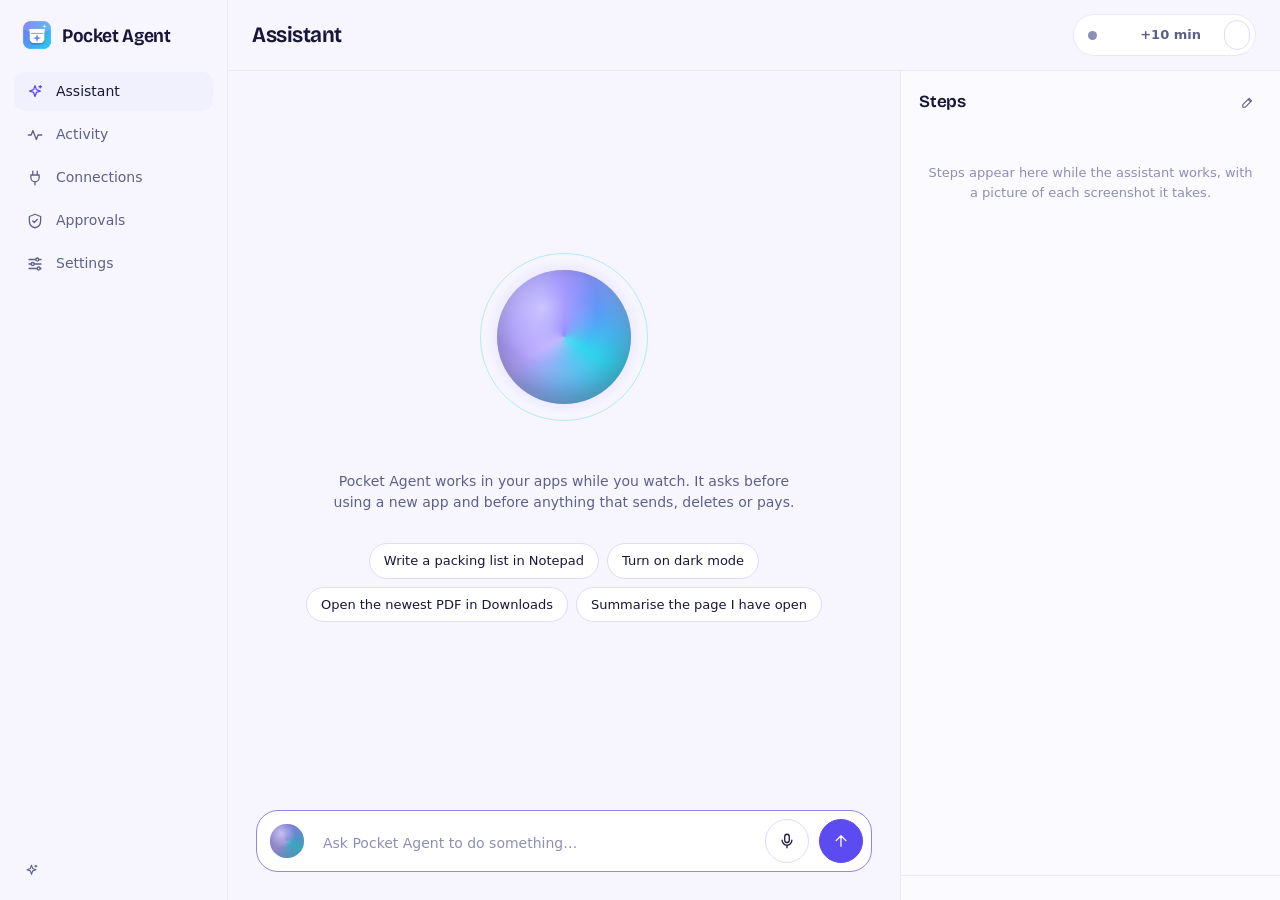
<file: pocket-agent-windows-1.0-source/pocket-agent-windows/src/PocketAgent.Windows/Ui/index.html>
<!doctype html>
<html lang="en">
<head>
  <meta charset="utf-8">
  <meta name="viewport" content="width=device-width, initial-scale=1">
  <meta http-equiv="Content-Security-Policy" content="default-src 'self'; img-src 'self' data:; style-src 'self' 'unsafe-inline'; script-src 'self'; font-src 'self'; connect-src 'none'; object-src 'none'; base-uri 'none'">
  <title>Pocket Agent</title>
  <link rel="stylesheet" href="app.css">
</head>
<body>
  <div class="app" id="app">
    <nav class="rail" id="rail" aria-label="Pocket Agent"></nav>
    <main class="stage">
      <header class="statusbar" id="statusbar"></header>
      <section class="page flush" data-page="assistant" id="page-assistant"></section>
      <section class="page" data-page="activity" id="page-activity" hidden></section>
      <section class="page" data-page="connections" id="page-connections" hidden></section>
      <section class="page" data-page="approvals" id="page-approvals" hidden></section>
      <section class="page" data-page="settings" id="page-settings" hidden></section>
    </main>
  </div>
  <div class="setup" id="setup" hidden></div>
  <div class="toasts" id="toasts" role="status" aria-live="polite"></div>
  <script src="app.js"></script>
</body>
</html>
</file>
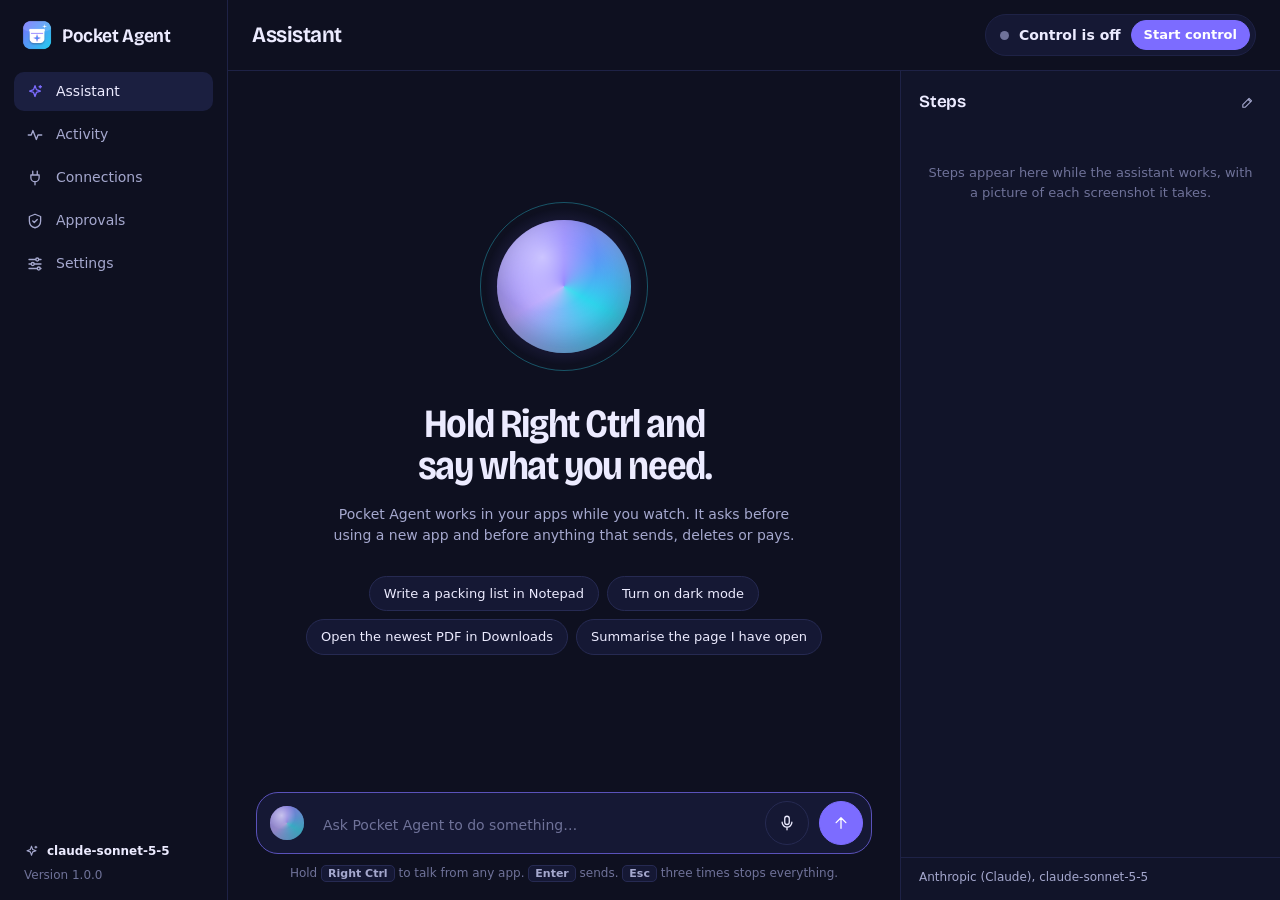
<file: pocket-agent-windows-1.0-source/pocket-agent-windows/tools/ui-preview/dev.html>
<!doctype html>
<html lang="en">
<head>
  <meta charset="utf-8">
  <!-- Preview the Windows app's interface in a browser with a simulated host.
       Scenarios: ?scenario=empty | working | prompt | paused | listening | setup | light | connections | activity -->
  <base href="../../src/PocketAgent.Windows/Ui/">
  <meta name="viewport" content="width=device-width, initial-scale=1">
  <title>Pocket Agent (preview)</title>
  <link rel="stylesheet" href="app.css">
</head>
<body>
  <div class="app" id="app">
    <nav class="rail" id="rail" aria-label="Pocket Agent"></nav>
    <main class="stage">
      <header class="statusbar" id="statusbar"></header>
      <section class="page flush" data-page="assistant" id="page-assistant"></section>
      <section class="page" data-page="activity" id="page-activity" hidden></section>
      <section class="page" data-page="connections" id="page-connections" hidden></section>
      <section class="page" data-page="approvals" id="page-approvals" hidden></section>
      <section class="page" data-page="settings" id="page-settings" hidden></section>
    </main>
  </div>
  <div class="setup" id="setup" hidden></div>
  <div class="toasts" id="toasts" role="status" aria-live="polite"></div>
  <script src="../../../tools/ui-preview/mock.js"></script>
  <script src="app.js"></script>
</body>
</html>
</file>
<file: pocket-agent-windows-1.0-source/pocket-agent-windows/src/PocketAgent.Windows/Ui/app.css>
/* Pocket Agent — interface styles.
   One expressive element (the voice orb); everything else quiet.
   Stitched (dashed) seams mark only the "pockets" of apps the assistant may touch. */

@font-face {
  font-family: "Bricolage";
  src: url("bricolage.woff2") format("woff2-variations");
  font-weight: 200 800;
  font-stretch: 75% 100%;
  font-display: swap;
}

@property --spin {
  syntax: "<angle>";
  inherits: false;
  initial-value: 0deg;
}

:root {
  color-scheme: dark;
  --bg: #0e1020;
  --hull: #151834;
  --hull-2: #1b1f40;
  --seam: #262a52;
  --seam-soft: #1e2246;
  --text: #ecebff;
  --muted: #a5a8ce;
  --faint: #6f7299;
  --indigo: #7c6cff;
  --indigo-ink: #ffffff;
  --indigo-soft: rgba(124, 108, 255, 0.16);
  --cyan: #2fd6ee;
  --cyan-soft: rgba(47, 214, 238, 0.14);
  --amber: #f5b53d;
  --amber-soft: rgba(245, 181, 61, 0.14);
  --coral: #ff6b6b;
  --coral-soft: rgba(255, 107, 107, 0.14);
  --mint: #3ddc97;
  --mint-soft: rgba(61, 220, 151, 0.14);
  --user-bubble: #2a2c63;
  --shadow-float: 0 18px 50px rgba(3, 4, 18, 0.55), 0 2px 8px rgba(3, 4, 18, 0.4);
  --display: "Bricolage", "Segoe UI Variable Display", "Segoe UI", system-ui, sans-serif;
  --ui: "Segoe UI Variable Text", "Segoe UI", system-ui, -apple-system, sans-serif;
  --r-panel: 18px;
  --r-control: 10px;
  --r-pill: 999px;
  --rail: 228px;
  --steps: 380px;
}

:root[data-theme="light"] {
  color-scheme: light;
  --bg: #f7f6ff;
  --hull: #ffffff;
  --hull-2: #f1f0fd;
  --seam: #dfdcf3;
  --seam-soft: #ebe9f8;
  --text: #18173a;
  --muted: #5e6088;
  --faint: #8d8fb3;
  --indigo: #5b4bf0;
  --indigo-soft: rgba(91, 75, 240, 0.1);
  --cyan: #0aa5be;
  --cyan-soft: rgba(10, 165, 190, 0.1);
  --amber: #b97c0a;
  --amber-soft: rgba(201, 138, 18, 0.12);
  --coral: #dc4545;
  --coral-soft: rgba(220, 69, 69, 0.1);
  --mint: #16a06a;
  --mint-soft: rgba(22, 160, 106, 0.1);
  --user-bubble: #e7e4ff;
  --shadow-float: 0 18px 48px rgba(40, 36, 110, 0.16), 0 2px 8px rgba(40, 36, 110, 0.08);
}

@media (prefers-color-scheme: light) {
  :root:not([data-theme="dark"]):not([data-theme="light"]) {
    color-scheme: light;
    --bg: #f7f6ff;
    --hull: #ffffff;
    --hull-2: #f1f0fd;
    --seam: #dfdcf3;
    --seam-soft: #ebe9f8;
    --text: #18173a;
    --muted: #5e6088;
    --faint: #8d8fb3;
    --indigo: #5b4bf0;
    --indigo-soft: rgba(91, 75, 240, 0.1);
    --cyan: #0aa5be;
    --cyan-soft: rgba(10, 165, 190, 0.1);
    --amber: #b97c0a;
    --amber-soft: rgba(201, 138, 18, 0.12);
    --coral: #dc4545;
    --coral-soft: rgba(220, 69, 69, 0.1);
    --mint: #16a06a;
    --mint-soft: rgba(22, 160, 106, 0.1);
    --user-bubble: #e7e4ff;
    --shadow-float: 0 18px 48px rgba(40, 36, 110, 0.16), 0 2px 8px rgba(40, 36, 110, 0.08);
  }
}

* { box-sizing: border-box; }

html, body {
  margin: 0;
  height: 100%;
  background: var(--bg);
  color: var(--text);
  font: 14px/1.5 var(--ui);
  -webkit-font-smoothing: antialiased;
  overflow: hidden;
}

button, input, select, textarea { font: inherit; color: inherit; }
button { cursor: pointer; }
:focus { outline: none; }
:focus-visible { outline: 2px solid var(--indigo); outline-offset: 2px; border-radius: 6px; }
[hidden] { display: none !important; }
a { color: var(--indigo); }
::selection { background: var(--indigo-soft); }

::-webkit-scrollbar { width: 10px; height: 10px; }
::-webkit-scrollbar-thumb { background: var(--seam); border-radius: 10px; border: 3px solid var(--bg); }
::-webkit-scrollbar-track { background: transparent; }

.icon { width: 18px; height: 18px; flex: none; stroke: currentColor; fill: none; stroke-width: 1.75; stroke-linecap: round; stroke-linejoin: round; }
.icon.sm { width: 15px; height: 15px; }

/* ------------------------------------------------------------------ app frame */

.app {
  display: grid;
  grid-template-columns: var(--rail) minmax(0, 1fr);
  height: 100vh;
}

.rail {
  display: flex;
  flex-direction: column;
  gap: 4px;
  padding: 18px 14px 14px;
  border-right: 1px solid var(--seam-soft);
  min-height: 0;
}

.brand {
  display: flex;
  align-items: center;
  gap: 10px;
  padding: 2px 8px 18px;
}
.brand img { width: 30px; height: 30px; border-radius: 8px; }
.brand b {
  font: 650 19px/1 var(--display);
  font-stretch: 92%;
  letter-spacing: -0.02em;
}

.nav-item {
  display: flex;
  align-items: center;
  gap: 12px;
  width: 100%;
  padding: 9px 12px;
  border: 0;
  border-radius: var(--r-control);
  background: transparent;
  color: var(--muted);
  text-align: left;
  font-weight: 500;
}
.nav-item:hover { background: var(--hull); color: var(--text); }
.nav-item[aria-current="page"] { background: var(--hull-2); color: var(--text); }
.nav-item[aria-current="page"] .icon { color: var(--indigo); }
.nav-item .count {
  margin-left: auto;
  min-width: 20px;
  padding: 0 6px;
  border-radius: var(--r-pill);
  background: var(--amber);
  color: #1d1400;
  font-size: 11px;
  font-weight: 700;
  text-align: center;
}

.rail-foot {
  margin-top: auto;
  padding: 12px 10px 2px;
  color: var(--faint);
  font-size: 12px;
  display: grid;
  gap: 6px;
}
.rail-foot .who { display: flex; align-items: center; gap: 8px; color: var(--muted); }
.rail-foot .who b { font-weight: 600; color: var(--text); }

.stage {
  display: grid;
  grid-template-rows: auto minmax(0, 1fr);
  min-width: 0;
  min-height: 0;
}

/* ------------------------------------------------------------------ status bar (control) */

.statusbar {
  display: flex;
  align-items: center;
  gap: 16px;
  padding: 14px 24px;
  border-bottom: 1px solid var(--seam-soft);
  min-height: 66px;
}
.statusbar h1 {
  margin: 0;
  font: 640 22px/1.1 var(--display);
  letter-spacing: -0.02em;
  font-stretch: 94%;
}
.statusbar .spacer { flex: 1; }

.control {
  display: flex;
  align-items: center;
  gap: 10px;
  padding: 5px 5px 5px 14px;
  border-radius: var(--r-pill);
  background: var(--hull);
  border: 1px solid var(--seam-soft);
}
.control .dot {
  width: 9px; height: 9px; border-radius: 50%;
  background: var(--faint);
}
.control[data-on="true"] { border-color: color-mix(in srgb, var(--cyan) 45%, transparent); background: var(--cyan-soft); }
.control[data-on="true"] .dot { background: var(--cyan); box-shadow: 0 0 0 4px color-mix(in srgb, var(--cyan) 25%, transparent); }
.control .label { font-weight: 600; white-space: nowrap; }
.control .left { color: var(--muted); font-variant-numeric: tabular-nums; white-space: nowrap; }

/* ------------------------------------------------------------------ buttons and fields */

.btn {
  display: inline-flex;
  align-items: center;
  justify-content: center;
  gap: 8px;
  height: 36px;
  padding: 0 16px;
  border-radius: var(--r-pill);
  border: 1px solid var(--seam);
  background: var(--hull);
  color: var(--text);
  font-weight: 600;
  white-space: nowrap;
}
.btn:hover { background: var(--hull-2); }
.btn:disabled { opacity: 0.5; cursor: default; }
.btn.primary { background: var(--indigo); border-color: var(--indigo); color: var(--indigo-ink); }
.btn.primary:hover { filter: brightness(1.08); }
.btn.live { background: var(--cyan); border-color: var(--cyan); color: #04212a; }
.btn.stop { color: var(--coral); border-color: color-mix(in srgb, var(--coral) 45%, transparent); background: transparent; }
.btn.stop:hover { background: var(--coral-soft); }
.btn.ghost { background: transparent; border-color: transparent; color: var(--muted); }
.btn.ghost:hover { color: var(--text); background: var(--hull); }
.btn.small { height: 30px; padding: 0 12px; font-size: 13px; }
.btn.icon-only { width: 36px; padding: 0; }
.btn.small.icon-only { width: 30px; }

.field { display: grid; gap: 6px; }
.field > label, .field > .label { font-weight: 600; }
.field .help { color: var(--muted); font-size: 13px; }
.input, .select, .textarea {
  width: 100%;
  min-height: 38px;
  padding: 8px 12px;
  border-radius: var(--r-control);
  border: 1px solid var(--seam);
  background: var(--bg);
  color: var(--text);
}
.input:focus, .select:focus, .textarea:focus { border-color: var(--indigo); box-shadow: 0 0 0 3px var(--indigo-soft); }
.textarea { resize: vertical; min-height: 84px; line-height: 1.45; }
.select { appearance: none; background-image: linear-gradient(45deg, transparent 50%, var(--muted) 50%), linear-gradient(135deg, var(--muted) 50%, transparent 50%); background-position: calc(100% - 18px) 16px, calc(100% - 13px) 16px; background-size: 5px 5px; background-repeat: no-repeat; padding-right: 34px; }
.row { display: flex; align-items: center; gap: 10px; flex-wrap: wrap; }
.row > .grow { flex: 1; min-width: 180px; }

.segmented {
  display: inline-flex;
  padding: 3px;
  border-radius: var(--r-pill);
  background: var(--bg);
  border: 1px solid var(--seam);
  gap: 2px;
  max-width: 100%;
  overflow-x: auto;
}
.segmented button {
  white-space: nowrap;
  border: 0;
  background: transparent;
  color: var(--muted);
  padding: 6px 14px;
  border-radius: var(--r-pill);
  font-weight: 600;
  font-size: 13px;
}
.segmented button[aria-pressed="true"] { background: var(--hull-2); color: var(--text); box-shadow: 0 1px 0 var(--seam); }

.switch {
  display: grid;
  grid-template-columns: minmax(0, 1fr) auto;
  gap: 16px;
  align-items: center;
  padding: 12px 0;
  border-top: 1px solid var(--seam-soft);
}
.switch:first-child { border-top: 0; }
.switch .text b { display: block; font-weight: 600; }
.switch .text span { color: var(--muted); font-size: 13px; }
.toggle {
  position: relative;
  width: 42px; height: 24px;
  border-radius: var(--r-pill);
  border: 1px solid var(--seam);
  background: var(--bg);
  padding: 0;
}
.toggle::after {
  content: "";
  position: absolute; top: 3px; left: 3px;
  width: 16px; height: 16px; border-radius: 50%;
  background: var(--faint);
  transition: transform 0.15s ease, background 0.15s ease;
}
.toggle[aria-checked="true"] { background: var(--indigo); border-color: var(--indigo); }
.toggle[aria-checked="true"]::after { transform: translateX(18px); background: #fff; }
.toggle:disabled { opacity: 0.45; }

.note { padding: 10px 14px; border-radius: var(--r-control); background: var(--hull-2); color: var(--muted); font-size: 13px; }
.note.warn { background: var(--amber-soft); color: var(--text); }
.note.bad { background: var(--coral-soft); color: var(--text); }
.note.good { background: var(--mint-soft); color: var(--text); }

/* ------------------------------------------------------------------ pages */

.page { min-height: 0; overflow: auto; }
.page.flush { overflow: hidden; }
.page-inner { max-width: 980px; padding: 26px 28px 60px; }
.page h2 { font: 640 20px/1.2 var(--display); letter-spacing: -0.015em; margin: 0 0 6px; font-stretch: 96%; }
.page h3 { font-size: 15px; margin: 0 0 4px; }
.page p.lead { color: var(--muted); margin: 0 0 22px; max-width: 68ch; }

.panel {
  background: var(--hull);
  border: 1px solid var(--seam-soft);
  border-radius: var(--r-panel);
  padding: 20px 22px;
}
.panel + .panel { margin-top: 16px; }
.panel > header { display: flex; align-items: flex-start; gap: 12px; margin-bottom: 14px; }
.panel > header > div { flex: 1; }
.panel > header p { margin: 2px 0 0; color: var(--muted); font-size: 13px; max-width: 70ch; }

/* ------------------------------------------------------------------ assistant page */

.assistant {
  display: grid;
  grid-template-columns: minmax(0, 1fr) var(--steps);
  height: 100%;
  min-height: 0;
}

.talk { display: grid; grid-template-rows: minmax(0, 1fr) auto; min-height: 0; min-width: 0; }

.conversation { overflow: auto; padding: 22px 28px 12px; min-height: 0; scroll-behavior: smooth; }

.hero {
  min-height: 100%;
  display: grid;
  place-content: center;
  justify-items: center;
  text-align: center;
  gap: 8px;
  padding: 10px 0 30px;
}
.hero h2 {
  margin: 22px 0 0;
  max-width: 17ch;
  font: 660 40px/1.04 var(--display);
  font-stretch: 88%;
  letter-spacing: -0.035em;
  text-wrap: balance;
}
.hero p { margin: 8px 0 0; color: var(--muted); max-width: 52ch; text-wrap: pretty; }
.examples { display: flex; flex-wrap: wrap; justify-content: center; gap: 8px; margin-top: 22px; max-width: 640px; }
.chip {
  border: 1px solid var(--seam);
  background: var(--hull);
  border-radius: var(--r-pill);
  padding: 7px 14px;
  color: var(--text);
  font-size: 13px;
}
.chip:hover { border-color: var(--indigo); background: var(--indigo-soft); }

.messages { display: grid; gap: 14px; max-width: 760px; margin: 0 auto; }
.msg { display: grid; gap: 4px; }
.msg .meta { color: var(--faint); font-size: 12px; }
.msg.user { justify-items: end; }
.msg.user .body {
  max-width: 78%;
  background: var(--user-bubble);
  padding: 9px 14px;
  border-radius: 16px 16px 4px 16px;
  white-space: pre-wrap;
}
.msg.user .meta .via { display: inline-flex; align-items: center; gap: 4px; }
.msg.assistant { grid-template-columns: 26px minmax(0, 1fr); column-gap: 10px; }
.msg.assistant .avatar { width: 22px; height: 22px; border-radius: 50%; margin-top: 2px; background: conic-gradient(from 210deg, var(--indigo), var(--cyan), #a78bfa, var(--indigo)); }
.msg.assistant .body { white-space: pre-wrap; line-height: 1.55; }
.msg.assistant.narration .body { color: var(--muted); font-size: 13px; }
.msg.assistant.narration .avatar { opacity: 0.45; transform: scale(0.75); }
.msg.system { justify-items: center; }
.msg.system .body { font-size: 13px; color: var(--muted); background: var(--hull); border: 1px solid var(--seam-soft); padding: 6px 12px; border-radius: var(--r-pill); text-align: center; max-width: 90%; }
.msg.system.problem .body { color: var(--text); background: var(--coral-soft); border-color: transparent; }

.dock { padding: 0 28px 18px; display: grid; gap: 10px; }
.dock > * { max-width: 760px; width: 100%; margin: 0 auto; }

.banner {
  display: flex;
  align-items: center;
  gap: 12px;
  padding: 10px 10px 10px 16px;
  border-radius: 14px;
  background: var(--amber-soft);
  border: 1px solid color-mix(in srgb, var(--amber) 35%, transparent);
}
.banner .text { flex: 1; }
.banner .text b { display: block; }
.banner .text span { color: var(--muted); font-size: 13px; }
.banner.info { background: var(--indigo-soft); border-color: color-mix(in srgb, var(--indigo) 30%, transparent); }

.prompt-card {
  padding: 16px 18px;
  border-radius: 16px;
  background: var(--hull);
  border: 1.5px dashed var(--amber);
  box-shadow: var(--shadow-float);
  animation: rise 0.18s ease-out;
}
.prompt-card.risk { border-color: var(--coral); }
.prompt-card .top { display: flex; gap: 12px; align-items: flex-start; }
.prompt-card .badge { width: 34px; height: 34px; border-radius: 10px; display: grid; place-items: center; background: var(--amber-soft); color: var(--amber); flex: none; }
.prompt-card.risk .badge { background: var(--coral-soft); color: var(--coral); }
.prompt-card h3 { margin: 0; font-size: 15px; }
.prompt-card .detail { color: var(--muted); font-size: 13px; white-space: pre-wrap; word-break: break-all; margin-top: 2px; }
.prompt-card .choices { display: flex; gap: 8px; flex-wrap: wrap; margin-top: 14px; padding-left: 46px; }
.prompt-card .timer { margin-left: auto; color: var(--faint); font-size: 12px; font-variant-numeric: tabular-nums; align-self: center; }

.composer {
  display: grid;
  grid-template-columns: auto minmax(0, 1fr) auto auto;
  align-items: end;
  gap: 10px;
  padding: 8px 8px 8px 8px;
  border-radius: 22px;
  background: var(--hull);
  border: 1px solid var(--seam);
}
.composer:focus-within { border-color: color-mix(in srgb, var(--indigo) 60%, var(--seam)); }
.composer textarea {
  border: 0;
  background: transparent;
  resize: none;
  max-height: 160px;
  min-height: 24px;
  padding: 11px 4px 10px;
  line-height: 1.45;
}
.composer textarea::placeholder { color: var(--faint); }
.composer textarea:focus-visible { outline: none; }
.composer .btn { height: 44px; }
.composer .btn.icon-only { width: 44px; }
.composer .mic[aria-pressed="true"] { background: var(--cyan); border-color: var(--cyan); color: #04212a; }
.hint { color: var(--faint); font-size: 12px; text-align: center; }
.hint kbd { font: 600 11px var(--ui); padding: 1px 6px; border-radius: 5px; border: 1px solid var(--seam); background: var(--hull); color: var(--muted); }

/* ------------------------------------------------------------------ the orb */

.orb { --size: 176px; --level: 0; position: relative; width: var(--size); height: var(--size); flex: none; }
.orb .glow, .orb .core, .orb .ring, .orb .shine, .orb .ripple { position: absolute; border-radius: 50%; }
.orb .glow {
  inset: -18%;
  background: radial-gradient(closest-side, color-mix(in srgb, var(--orb-a, #7c6cff) 55%, transparent), transparent 72%);
  transform: scale(calc(0.92 + var(--level) * 0.55));
  transition: transform 90ms linear, opacity 0.3s;
  opacity: 0.9;
}
.orb .core {
  inset: 12%;
  background: conic-gradient(from var(--spin), var(--orb-a, #7c6cff), var(--orb-b, #2fd6ee), var(--orb-c, #b7a6ff), var(--orb-a, #7c6cff));
  box-shadow: inset 0 -10px 30px rgba(10, 8, 40, 0.35), inset 0 8px 24px rgba(255, 255, 255, 0.28);
}
.orb .shine { inset: 12%; background: radial-gradient(circle at 34% 28%, rgba(255, 255, 255, 0.55), transparent 42%); mix-blend-mode: screen; }
.orb .ring { inset: 2%; border: 1.5px solid color-mix(in srgb, var(--orb-b, #2fd6ee) 35%, transparent); }
.orb .ripple { inset: 12%; border: 2px solid var(--orb-b, #2fd6ee); opacity: 0; }

.orb[data-state="idle"] .core { animation: spin 14s linear infinite; }
.orb[data-state="idle"] .glow { animation: breathe 5s ease-in-out infinite; }
.orb[data-state="off"] { --orb-a: #565a86; --orb-b: #7f83ad; --orb-c: #444873; }
.orb[data-state="off"] .glow { opacity: 0.35; }
.orb[data-state="listening"] { --orb-a: #2fd6ee; --orb-b: #3ddc97; --orb-c: #7c6cff; }
.orb[data-state="listening"] .core { animation: spin 3s linear infinite; }
.orb[data-state="listening"] .ring { transform: scale(calc(1 + var(--level) * 0.16)); transition: transform 90ms linear; border-color: color-mix(in srgb, var(--cyan) 70%, transparent); }
.orb[data-state="transcribing"] .core, .orb[data-state="thinking"] .core { animation: spin 1.6s linear infinite; }
.orb[data-state="thinking"] { --orb-a: #8b7bff; --orb-b: #c08bff; --orb-c: #2fd6ee; }
.orb[data-state="acting"] { --orb-a: #7c6cff; --orb-b: #2fd6ee; --orb-c: #6aa8ff; }
.orb[data-state="acting"] .core { animation: spin 2.4s linear infinite; }
/* Acting: the outer ring becomes a stitched seam that runs around, like hands at work. */
.orb[data-state="acting"] .ring { border-style: dashed; border-width: 2px; animation: turn 6s linear infinite; }
.orb[data-state="speaking"] { --orb-a: #3ddc97; --orb-b: #2fd6ee; --orb-c: #7c6cff; }
.orb[data-state="speaking"] .ripple { animation: ripple 1.6s ease-out infinite; }
.orb[data-state="speaking"] .ripple.r2 { animation-delay: 0.8s; }
.orb[data-state="paused"], .orb[data-state="prompt"] { --orb-a: #f5b53d; --orb-b: #ff9f5a; --orb-c: #ffd479; }

.orb.docked { --size: 44px; cursor: pointer; }
.orb.docked .glow { inset: -8%; }
.orb.docked .ring { display: none; }

@keyframes spin { to { --spin: 360deg; } }
@keyframes turn { to { transform: rotate(360deg); } }
@keyframes breathe { 50% { transform: scale(1.06); opacity: 0.7; } }
@keyframes ripple { 0% { transform: scale(1); opacity: 0.6; } 100% { transform: scale(1.75); opacity: 0; } }
@keyframes rise { from { transform: translateY(6px); opacity: 0; } }

/* ------------------------------------------------------------------ steps panel */

.steps-panel { display: grid; grid-template-rows: auto minmax(0, 1fr) auto; border-left: 1px solid var(--seam-soft); min-height: 0; background: color-mix(in srgb, var(--hull) 45%, var(--bg)); }
.steps-head { display: flex; align-items: center; gap: 8px; padding: 16px 18px 12px; }
.steps-head h2 { margin: 0; flex: 1; font: 640 17px/1.2 var(--display); letter-spacing: -0.01em; }
.steps-head .state { color: var(--muted); font-size: 12px; }
.steps { overflow: auto; padding: 4px 14px 16px; min-height: 0; }
.steps-empty { color: var(--faint); font-size: 13px; padding: 30px 12px; text-align: center; }
.run-label { display: flex; align-items: center; gap: 8px; color: var(--faint); font-size: 12px; margin: 14px 4px 6px; }
.run-label::after { content: ""; flex: 1; height: 1px; background: var(--seam-soft); }
.step {
  display: grid;
  grid-template-columns: 26px minmax(0, 1fr) auto;
  gap: 2px 10px;
  padding: 8px 8px;
  border-radius: 12px;
}
.step:hover { background: var(--hull); }
.step .num {
  width: 24px; height: 24px; border-radius: 8px;
  display: grid; place-items: center;
  font-size: 11px; font-weight: 700; font-variant-numeric: tabular-nums;
  background: var(--hull-2); color: var(--muted);
}
.step[data-status="running"] .num { background: var(--indigo); color: #fff; }
.step[data-status="done"] .num { background: var(--mint-soft); color: var(--mint); }
.step[data-status="error"] .num { background: var(--coral-soft); color: var(--coral); }
.step[data-status="denied"] .num, .step[data-status="interrupted"] .num { background: var(--amber-soft); color: var(--amber); }
.step .title { font-weight: 600; min-width: 0; overflow: hidden; text-overflow: ellipsis; white-space: nowrap; }
.step .ms { color: var(--faint); font-size: 12px; font-variant-numeric: tabular-nums; align-self: center; }
.step .detail { grid-column: 2 / 4; color: var(--muted); font-size: 12.5px; overflow: hidden; text-overflow: ellipsis; display: -webkit-box; -webkit-line-clamp: 2; -webkit-box-orient: vertical; }
.step .thumb { grid-column: 2 / 4; margin-top: 6px; border-radius: 8px; border: 1px solid var(--seam); max-width: 100%; cursor: zoom-in; display: block; }
.step[data-status="running"] .title::after { content: ""; display: inline-block; width: 6px; height: 6px; margin-left: 8px; border-radius: 50%; background: var(--indigo); animation: blink 1s ease-in-out infinite; vertical-align: middle; }
@keyframes blink { 50% { opacity: 0.2; } }

.usage { display: flex; gap: 14px; flex-wrap: wrap; padding: 10px 18px 14px; border-top: 1px solid var(--seam-soft); color: var(--muted); font-size: 12px; font-variant-numeric: tabular-nums; }
.usage b { color: var(--text); font-weight: 600; }

/* ------------------------------------------------------------------ activity */

.toolbar { display: flex; align-items: center; gap: 10px; flex-wrap: wrap; margin-bottom: 14px; }
.toolbar .input { width: 240px; min-height: 34px; }
.log { display: grid; border: 1px solid var(--seam-soft); border-radius: var(--r-panel); overflow: hidden; background: var(--hull); }
.log-row { display: grid; grid-template-columns: 88px 92px minmax(0, 1fr); gap: 12px; padding: 8px 16px; border-top: 1px solid var(--seam-soft); font-size: 13px; }
.log-row:first-child { border-top: 0; }
.log-row time { color: var(--faint); font-variant-numeric: tabular-nums; white-space: nowrap; font-size: 12px; padding-top: 1px; }
.tag { justify-self: start; padding: 0 8px; border-radius: var(--r-pill); font-size: 11.5px; font-weight: 600; background: var(--hull-2); color: var(--muted); height: 20px; line-height: 20px; }
.tag.action { background: var(--indigo-soft); color: var(--indigo); }
.tag.approval { background: var(--amber-soft); color: var(--amber); }
.tag.error { background: var(--coral-soft); color: var(--coral); }
.tag.voice { background: var(--cyan-soft); color: var(--cyan); }
.tag.mcp { background: var(--mint-soft); color: var(--mint); }
.log-empty { padding: 40px; text-align: center; color: var(--faint); }

/* ------------------------------------------------------------------ connections */

.address {
  display: flex; align-items: center; gap: 8px;
  padding: 6px 6px 6px 14px;
  border-radius: 12px;
  background: var(--bg);
  border: 1px solid var(--seam);
  font-variant-numeric: tabular-nums;
}
.address code { flex: 1; font: 13px/1.4 var(--ui); word-break: break-all; color: var(--text); }
.address.off code { color: var(--faint); }
.choice-cards { display: grid; grid-template-columns: repeat(3, minmax(0, 1fr)); gap: 10px; }
.choice-card {
  text-align: left;
  border: 1px solid var(--seam);
  background: var(--bg);
  border-radius: 14px;
  padding: 12px 14px;
  display: grid;
  gap: 2px;
}
.choice-card b { font-weight: 600; }
.choice-card span { color: var(--muted); font-size: 12.5px; }
.choice-card[aria-pressed="true"] { border-color: var(--indigo); background: var(--indigo-soft); }
.progress { height: 6px; border-radius: 6px; background: var(--seam); overflow: hidden; }
.progress > i { display: block; height: 100%; background: var(--indigo); width: 0; transition: width 0.25s; }

/* ------------------------------------------------------------------ approvals: the pockets */

.pockets { display: grid; grid-template-columns: repeat(3, minmax(0, 1fr)); gap: 14px; align-items: start; }
.pocket {
  border: 1.5px dashed var(--seam);
  border-radius: 20px;
  padding: 16px 16px 10px;
  min-height: 180px;
}
.pocket.session { border-color: color-mix(in srgb, var(--cyan) 55%, transparent); }
.pocket.always { border-color: color-mix(in srgb, var(--indigo) 55%, transparent); }
.pocket.never { border-color: color-mix(in srgb, var(--coral) 55%, transparent); }
.pocket h3 { display: flex; align-items: center; gap: 8px; font-size: 15px; margin: 0 0 2px; }
.pocket > p { margin: 0 0 12px; color: var(--muted); font-size: 12.5px; }
.pocket .entry { display: grid; grid-template-columns: minmax(0, 1fr) auto; gap: 0 8px; align-items: center; padding: 8px 0; border-top: 1px solid var(--seam-soft); }
.pocket .entry b { font-weight: 600; overflow: hidden; text-overflow: ellipsis; white-space: nowrap; }
.pocket .entry small { grid-column: 1; color: var(--faint); font-size: 12px; overflow: hidden; text-overflow: ellipsis; white-space: nowrap; }
.pocket .entry .btn { grid-row: 1 / 3; grid-column: 2; }
.pocket .empty { color: var(--faint); font-size: 13px; padding: 14px 0 8px; }
.pocket form { display: flex; gap: 6px; margin: 10px 0 6px; }
.pocket form .input { min-height: 32px; padding: 5px 10px; }

/* ------------------------------------------------------------------ settings */

.settings { display: grid; grid-template-columns: 190px minmax(0, 1fr); gap: 28px; align-items: start; }
.subnav { position: sticky; top: 0; display: grid; gap: 2px; padding-top: 4px; }
.subnav button { text-align: left; border: 0; background: transparent; color: var(--muted); padding: 8px 12px; border-radius: var(--r-control); font-weight: 500; }
.subnav button:hover { color: var(--text); background: var(--hull); }
.subnav button[aria-current="true"] { color: var(--text); background: var(--hull-2); }
.settings section { scroll-margin-top: 16px; margin-bottom: 26px; }
.settings section > h2 { margin-bottom: 4px; }
.settings section > p.lead { margin-bottom: 14px; }
.stack { display: grid; gap: 16px; }
.providers { display: grid; grid-template-columns: repeat(auto-fill, minmax(190px, 1fr)); gap: 8px; }
.provider {
  text-align: left;
  border: 1px solid var(--seam);
  background: var(--bg);
  border-radius: 12px;
  padding: 10px 12px;
  display: grid;
  gap: 2px;
}
.provider b { font-weight: 600; }
.provider span { color: var(--faint); font-size: 12px; }
.provider[aria-pressed="true"] { border-color: var(--indigo); background: var(--indigo-soft); }
.provider[aria-pressed="true"] span { color: var(--muted); }
.key-state { display: inline-flex; align-items: center; gap: 6px; color: var(--mint); font-size: 13px; font-weight: 600; }
.key-state.missing { color: var(--amber); }
details.more { border-top: 1px solid var(--seam-soft); padding-top: 10px; }
details.more summary { cursor: pointer; color: var(--muted); font-weight: 600; list-style: none; }
details.more summary::-webkit-details-marker { display: none; }
details.more summary::before { content: "+"; display: inline-block; width: 16px; color: var(--faint); }
details.more[open] summary::before { content: "−"; }
details.more .stack { margin-top: 14px; }
.grid-2 { display: grid; grid-template-columns: repeat(2, minmax(0, 1fr)); gap: 14px; align-items: start; }
.field > .segmented { justify-self: start; }
.meter { height: 8px; border-radius: 8px; background: var(--seam); overflow: hidden; }
.meter > i { display: block; height: 100%; width: 0; background: linear-gradient(90deg, var(--cyan), var(--mint)); transition: width 70ms linear; }
.result { font-size: 13px; color: var(--muted); }
.result.ok { color: var(--mint); }
.result.bad { color: var(--coral); }
input[type="range"] { accent-color: var(--indigo); width: 100%; }

/* ------------------------------------------------------------------ setup */

.setup { position: fixed; inset: 0; display: grid; place-items: center; background: color-mix(in srgb, var(--bg) 82%, transparent); backdrop-filter: blur(6px); z-index: 30; }
.sheet {
  width: min(760px, calc(100vw - 48px));
  max-height: calc(100vh - 48px);
  overflow: auto;
  background: var(--hull);
  border: 1px solid var(--seam);
  border-radius: 24px;
  box-shadow: var(--shadow-float);
  padding: 30px 34px 26px;
}
.sheet .progress-dots { display: flex; gap: 6px; margin-bottom: 18px; }
.sheet .progress-dots i { width: 28px; height: 4px; border-radius: 4px; background: var(--seam); }
.sheet .progress-dots i.on { background: var(--indigo); }
.sheet h2 { font: 660 30px/1.1 var(--display); letter-spacing: -0.03em; font-stretch: 90%; margin: 0 0 8px; }
.sheet p.lead { color: var(--muted); margin: 0 0 20px; max-width: 60ch; }
.sheet footer { display: flex; align-items: center; gap: 10px; margin-top: 24px; }
.sheet footer .spacer { flex: 1; }

/* ------------------------------------------------------------------ toasts and lightbox */

.toasts { position: fixed; right: 18px; bottom: 18px; display: grid; gap: 8px; z-index: 40; width: min(380px, calc(100vw - 36px)); }
.toast {
  display: flex; gap: 10px; align-items: flex-start;
  padding: 11px 14px;
  border-radius: 14px;
  background: var(--hull-2);
  border: 1px solid var(--seam);
  box-shadow: var(--shadow-float);
  font-size: 13px;
  animation: rise 0.18s ease-out;
}
.toast .icon { margin-top: 1px; }
.toast.success .icon { color: var(--mint); }
.toast.error .icon { color: var(--coral); }
.toast.info .icon { color: var(--indigo); }
.lightbox { position: fixed; inset: 0; z-index: 50; display: grid; place-items: center; background: rgba(5, 6, 18, 0.78); cursor: zoom-out; }
.lightbox img { max-width: 92vw; max-height: 88vh; border-radius: 12px; box-shadow: var(--shadow-float); }

/* ------------------------------------------------------------------ narrower windows */

@media (max-width: 1120px) {
  :root { --steps: 320px; }
  .pockets, .choice-cards { grid-template-columns: 1fr; }
}
@media (max-width: 980px) {
  :root { --rail: 72px; }
  .brand b, .nav-item span, .rail-foot { display: none; }
  .nav-item { justify-content: center; padding: 10px; }
  .nav-item .count { position: absolute; margin: -18px 0 0 18px; }
  .settings { grid-template-columns: 1fr; }
  .subnav { position: static; grid-auto-flow: column; overflow-x: auto; }
  .hero h2 { font-size: 32px; }
}

@media (prefers-reduced-motion: reduce) {
  *, *::before, *::after { animation: none !important; transition: none !important; scroll-behavior: auto !important; }
}
</file>
